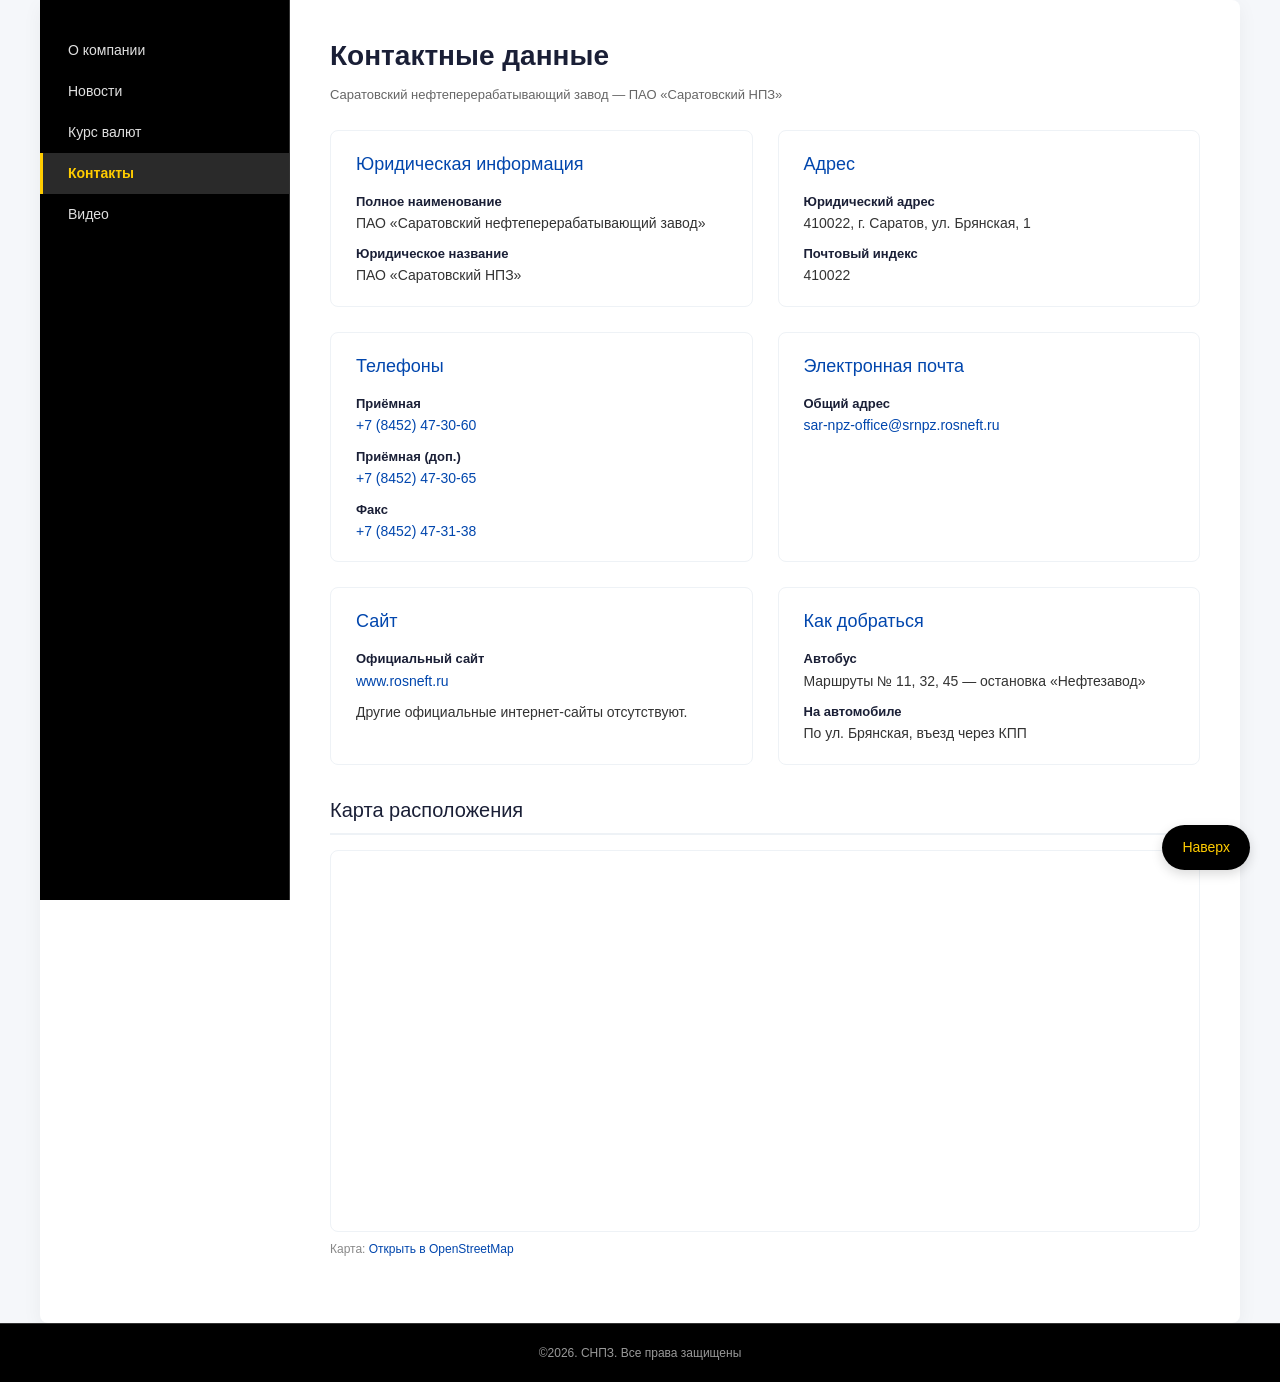
<file: contacts.html>
<!DOCTYPE html>
<html lang="ru">
<head>
    <meta charset="UTF-8">
    <meta name="viewport" content="width=device-width, initial-scale=1.0">
    <title>Контактные данные - ПАО "Саратовский НПЗ"</title>
    <link rel="stylesheet" href="main.css">
    <link rel="shortcut icon" href="favicon.ico" type="image/x-icon">
    <link rel="icon" href="favicon-32x32.png">
    <link rel="icon" href="favicon-16x16.png">
    <script>
    (function() {
        const btnTop = document.getElementById('btn-top');
        
        btnTop.style.opacity = '1';
        btnTop.style.visibility = 'visible';
        
        btnTop.addEventListener('click', function(e) {
            e.preventDefault();
            window.scrollTo({
                top: 0,
                behavior: 'smooth'
            });
        });
    })();
    </script>
</head>
<body>

<div class="page-wrapper">
    <nav>
        <a href="index.html">О компании</a>
        <a href="news.html">Новости</a>
        <a href="currency.html">Курс валют</a>
        <a href="contacts.html" class="active">Контакты</a>
        <a href="video.html">Видео</a>
    </nav>

    <main>
        <h1>Контактные данные</h1>
        <p style="margin-bottom: 25px; color: #666; font-size: 13px;">Саратовский нефтеперерабатывающий завод — ПАО «Саратовский НПЗ»</p>

        <div class="contacts-grid">
            <div class="contact-card">
                <h3>Юридическая информация</h3>
                <div class="contact-row">
                    <div class="contact-item"><strong>Полное наименование</strong>ПАО «Саратовский нефтеперерабатывающий завод»</div>
                    <div class="contact-item"><strong>Юридическое название</strong>ПАО «Саратовский НПЗ»</div>
                </div>
            </div>

            <div class="contact-card">
                <h3>Адрес</h3>
                <div class="contact-row">
                    <div class="contact-item"><strong>Юридический адрес</strong>410022, г. Саратов, ул. Брянская, 1</div>
                    <div class="contact-item"><strong>Почтовый индекс</strong>410022</div>
                </div>
            </div>

            <div class="contact-card">
                <h3>Телефоны</h3>
                <div class="contact-row">
                    <div class="contact-item"><strong>Приёмная</strong><a href="tel:+78452473060">+7 (8452) 47-30-60</a></div>
                    <div class="contact-item"><strong>Приёмная (доп.)</strong><a href="tel:+78452473065">+7 (8452) 47-30-65</a></div>
                    <div class="contact-item"><strong>Факс</strong><a href="tel:+78452473138">+7 (8452) 47-31-38</a></div>
                </div>
            </div>

            <div class="contact-card">
                <h3>Электронная почта</h3>
                <div class="contact-row">
                    <div class="contact-item"><strong>Общий адрес</strong><a href="mailto:sar-npz-office@srnpz.rosneft.ru">sar-npz-office@srnpz.rosneft.ru</a></div>
                </div>
            </div>

            <div class="contact-card">
                <h3>Сайт</h3>
                <div class="contact-row">
                    <div class="contact-item"><strong>Официальный сайт</strong><a href="https://www.rosneft.ru" target="_blank">www.rosneft.ru</a></div>
                    <div class="contact-item">Другие официальные интернет-сайты отсутствуют.</div>
                </div>
            </div>

            <div class="contact-card">
                <h3>Как добраться</h3>
                <div class="contact-row">
                    <div class="contact-item"><strong>Автобус</strong>Маршруты № 11, 32, 45 — остановка «Нефтезавод»</div>
                    <div class="contact-item"><strong>На автомобиле</strong>По ул. Брянская, въезд через КПП</div>
                </div>
            </div>
        </div>

        <div class="map-section">
            <h2>Карта расположения</h2>
            <div class="map-wrapper">
                <iframe 
                    src="https://www.openstreetmap.org/export/embed.html?bbox=45.912747%2C51.44168%2C45.952747%2C51.48168&layer=mapnik&marker=51.46168%2C45.932747"
                    title="Карта расположения Саратовского НПЗ"
                    allowfullscreen
                    loading="lazy">
                </iframe>
            </div>
            <p class="map-note">
                Карта: <a href="https://www.openstreetmap.org/?mlat=51.46168&mlon=45.932747#map=16/51.46168/45.932747" target="_blank">Открыть в OpenStreetMap</a>
            </p>
        </div>
    </main>

</div>

<a id="btn-top" href="#" title="Наверх">Наверх</a>

<footer> ©2026. СНПЗ. Все права защищены </footer>

</body>
</html>
</file>
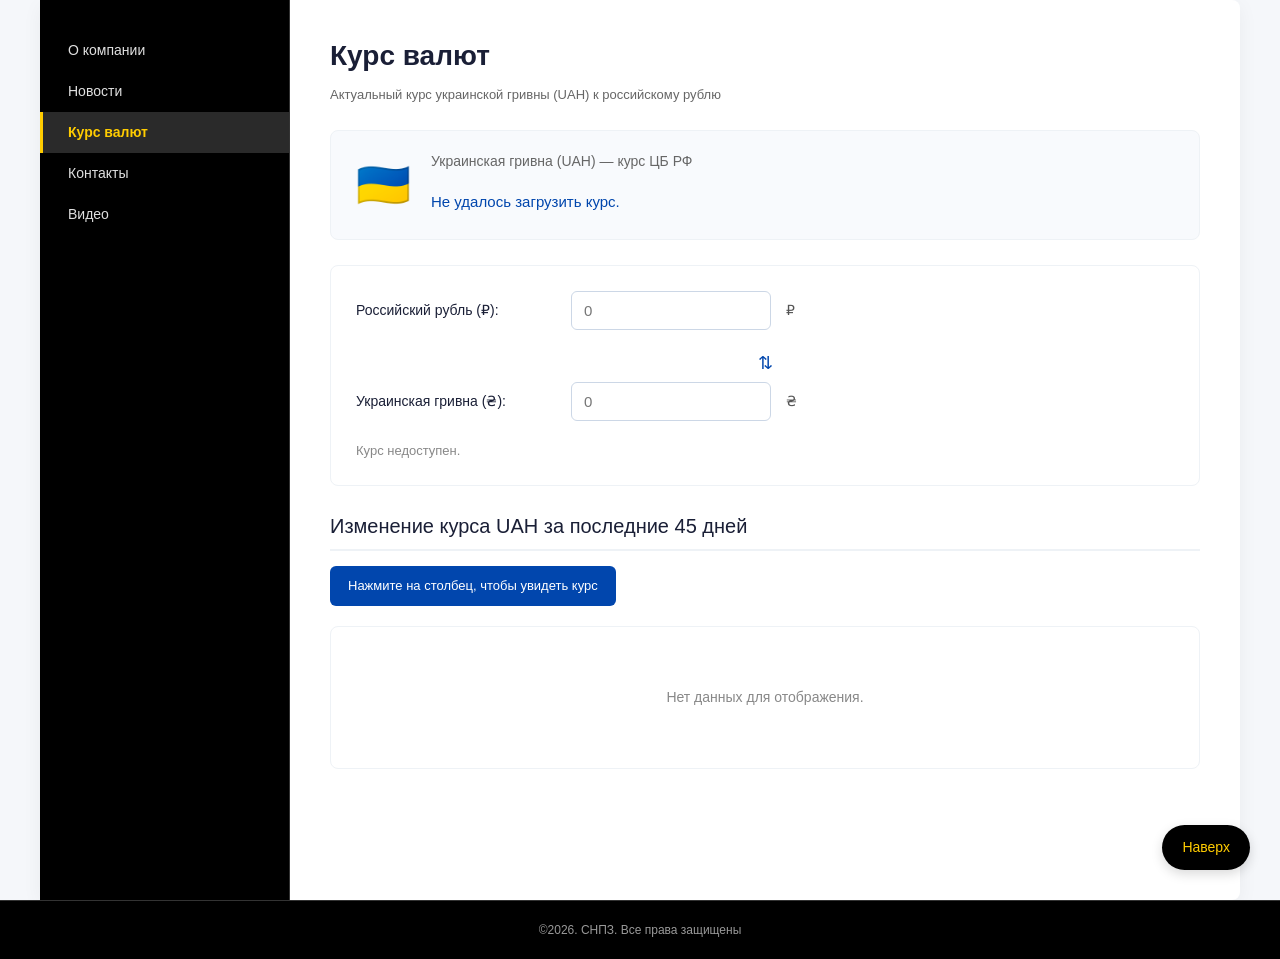
<file: currency.html>
<!DOCTYPE html>
<html lang="ru">
<head>
    <meta charset="UTF-8">
    <meta name="viewport" content="width=device-width, initial-scale=1.0">
    <title>Курс валюты - ПАО "Саратовский НПЗ"</title>
    <link rel="stylesheet" href="main.css">
    <link rel="shortcut icon" href="favicon.ico" type="image/x-icon">
    <link rel="icon" href="favicon-32x32.png">
    <link rel="icon" href="favicon-16x16.png">
</head>
<body>

<div class="page-wrapper">
    <nav>
        <a href="index.html">О компании</a>
        <a href="news.html">Новости</a>
        <a href="currency.html" class="active">Курс валют</a>
        <a href="contacts.html">Контакты</a>
        <a href="video.html">Видео</a>
    </nav>

    <main>
        <h1>Курс валют</h1>
        <p style="margin-bottom: 25px; color: #666; font-size: 13px;">Актуальный курс украинской гривны (UAH) к российскому рублю</p>

        <div class="rate-display">
            <div class="rate-flag">🇺🇦</div>
            <div class="rate-info">
                <div class="rate-name">Украинская гривна (UAH) — курс ЦБ РФ</div>
                <div class="rate-value" id="rate-value"><span class="rate-status">Загрузка...</span></div>
            </div>
            <div class="rate-date" id="rate-date"></div>
        </div>

        <div class="calculator">
            <div class="calc-row">
                <label for="input-rub">Российский рубль (₽):</label>
                <input type="number" id="input-rub" placeholder="0" min="0" step="any">
                <span class="calc-currency">₽</span>
            </div>
            <div class="calc-divider">⇅</div>
            <div class="calc-row">
                <label for="input-uah">Украинская гривна (₴):</label>
                <input type="number" id="input-uah" placeholder="0" min="0" step="any">
                <span class="calc-currency">₴</span>
            </div>
            <p class="calc-note" id="calc-note">Курс загружается...</p>
        </div>

        <div class="chart-section">
            <h2>Изменение курса UAH за последние 45 дней</h2>
            <div class="chart-info" id="chart-selected">Нажмите на столбец, чтобы увидеть курс</div>
            <div class="chart-scroll-wrapper">
                <div id="chart-loading">Загрузка данных диаграммы...</div>
                <!--
                    SVG без фиксированной ширины — растягивается на всю ширину контейнера.
                    viewBox задаётся из JS, а width="100%" заставляет SVG вписаться в блок.
                -->
                <svg id="bar-chart" width="100%" style="display:none;"></svg>
            </div>
        </div>
    </main>
</div>

<a id="btn-top" href="#" title="Наверх">Наверх</a>
<div id="tooltip" class="bar-tooltip"></div>

<footer>©2026. СНПЗ. Все права защищены</footer>

<script>
    var currentRate = null;
    var nominal = 1;

    function toApiString(date) {
        var yyyy = date.getFullYear();
        var mm = String(date.getMonth() + 1).padStart(2, '0');
        var dd = String(date.getDate()).padStart(2, '0');
        return yyyy + '/' + mm + '/' + dd;
    }

    function toLabel(date) {
        return String(date.getDate()).padStart(2, '0') + '.' +
               String(date.getMonth() + 1).padStart(2, '0');
    }

    function toFullDate(date) {
        return toLabel(date) + '.' + date.getFullYear();
    }

    fetch('https://www.cbr-xml-daily.ru/daily_json.js')
        .then(function(r) { return r.json(); })
        .then(function(data) {
            var uah = data.Valute['UAH'];
            nominal = uah.Nominal;
            currentRate = uah.Value;
            var ratePerOne = currentRate / nominal;

            document.getElementById('rate-value').innerHTML =
                '1 ₴ = <strong>' + ratePerOne.toFixed(4) + ' ₽</strong>' +
                ' <span>(' + nominal + ' UAH = ' + currentRate.toFixed(4) + ' ₽)</span>';

            var dateStr = new Date(data.Date).toLocaleDateString('ru-RU', {
                day: 'numeric', month: 'long', year: 'numeric'
            });
            document.getElementById('rate-date').textContent = 'На ' + dateStr;
            document.getElementById('calc-note').textContent =
                '1 ₴ = ' + ratePerOne.toFixed(4) + ' ₽  |  1 ₽ = ' + (1 / ratePerOne).toFixed(4) + ' ₴';
        })
        .catch(function() {
            document.getElementById('rate-value').innerHTML =
                '<span style="color:#0146ad">Не удалось загрузить курс.</span>';
            document.getElementById('calc-note').textContent = 'Курс недоступен.';
        });

    document.getElementById('input-rub').addEventListener('input', function() {
        if (!currentRate || this.value === '') {
            document.getElementById('input-uah').value = '';
            return;
        }
        document.getElementById('input-uah').value =
            (parseFloat(this.value) / (currentRate / nominal)).toFixed(2);
    });

    document.getElementById('input-uah').addEventListener('input', function() {
        if (!currentRate || this.value === '') {
            document.getElementById('input-rub').value = '';
            return;
        }
        document.getElementById('input-rub').value =
            (parseFloat(this.value) * (currentRate / nominal)).toFixed(2);
    });

    var today = new Date();
    var datesToFetch = [];
    for (var i = 44; i >= 0; i--) {
        var d = new Date(today);
        d.setDate(today.getDate() - i);
        datesToFetch.push(d);
    }

    var chartData = [];
    var loaded = 0;
    var total = datesToFetch.length;

    datesToFetch.forEach(function(date) {
        fetch('https://www.cbr-xml-daily.ru/archive/' + toApiString(date) + '/daily_json.js')
            .then(function(r) {
                if (!r.ok) throw new Error('no data');
                return r.json();
            })
            .then(function(data) {
                if (data.Valute && data.Valute['UAH']) {
                    var uah = data.Valute['UAH'];
                    chartData.push({
                        label:     toLabel(date),
                        fullDate:  toFullDate(date),
                        value:     uah.Value / uah.Nominal,
                        timestamp: date.getTime()
                    });
                }
            })
            .catch(function() {})
            .finally(function() {
                loaded++;
                if (loaded === total) {
                    chartData.sort(function(a, b) { return a.timestamp - b.timestamp; });
                    if (chartData.length > 0) {
                        drawChart(chartData);
                    } else {
                        document.getElementById('chart-loading').textContent =
                            'Нет данных для отображения.';
                    }
                }
            });
    });

    function drawChart(data) {
        document.getElementById('chart-loading').style.display = 'none';

        var svg = document.getElementById('bar-chart');
        svg.style.display = 'block';

        var paddingLeft   = 55;
        var paddingRight  = 20;
        var paddingTop    = 20;
        var paddingBottom = 45;
        var chartHeight   = 260;

        var innerWidth  = 900;
        var totalWidth  = innerWidth;
        var totalHeight = chartHeight + paddingTop + paddingBottom;

        var barGap   = 4;
        var barWidth = (innerWidth - paddingLeft - paddingRight) / data.length - barGap;
        if (barWidth < 4) barWidth = 4;

        svg.setAttribute('viewBox', '0 0 ' + totalWidth + ' ' + totalHeight);
        svg.setAttribute('preserveAspectRatio', 'none');

        var values    = data.map(function(d) { return d.value; });
        var minVal    = Math.min.apply(null, values);
        var maxVal    = Math.max.apply(null, values);
        var range     = maxVal - minVal || 0.01;
        var scaleMin  = minVal - range * 0.15;
        var scaleMax  = maxVal + range * 0.15;
        var scaleRange = scaleMax - scaleMin;

        var svgNS = 'http://www.w3.org/2000/svg';

        while (svg.firstChild) { svg.removeChild(svg.firstChild); }

        var bg = document.createElementNS(svgNS, 'rect');
        bg.setAttribute('x', 0); bg.setAttribute('y', 0);
        bg.setAttribute('width', totalWidth); bg.setAttribute('height', totalHeight);
        bg.setAttribute('fill', '#fff');
        svg.appendChild(bg);

        for (var g = 0; g <= 5; g++) {
            var gy      = paddingTop + (chartHeight / 5) * g;
            var gridVal = scaleMax - (scaleRange / 5) * g;

            var gridLine = document.createElementNS(svgNS, 'line');
            gridLine.setAttribute('x1', paddingLeft);
            gridLine.setAttribute('y1', gy);
            gridLine.setAttribute('x2', totalWidth - paddingRight);
            gridLine.setAttribute('y2', gy);
            gridLine.setAttribute('stroke', '#eef2f6');
            gridLine.setAttribute('stroke-width', '1');
            svg.appendChild(gridLine);

            var gridTxt = document.createElementNS(svgNS, 'text');
            gridTxt.setAttribute('x', paddingLeft - 6);
            gridTxt.setAttribute('y', gy + 4);
            gridTxt.setAttribute('text-anchor', 'end');
            gridTxt.setAttribute('font-size', '11');
            gridTxt.setAttribute('fill', '#888');
            gridTxt.textContent = gridVal.toFixed(3);
            svg.appendChild(gridTxt);
        }

        var tooltipEl   = document.getElementById('tooltip');
        var selectedBar = null;

        data.forEach(function(item, i) {
            var barHeight = ((item.value - scaleMin) / scaleRange) * chartHeight;
            if (barHeight < 2) barHeight = 2;

            var x = paddingLeft + i * (barWidth + barGap);
            var y = paddingTop + chartHeight - barHeight;

            var rect = document.createElementNS(svgNS, 'rect');
            rect.setAttribute('x', x);
            rect.setAttribute('y', y);
            rect.setAttribute('width',  barWidth);
            rect.setAttribute('height', barHeight);
            rect.setAttribute('fill',   '#0146ad');
            rect.setAttribute('rx',     '2');
            rect.setAttribute('cursor', 'pointer');
            svg.appendChild(rect);

            if (i % 5 === 0) {
                var dtxt = document.createElementNS(svgNS, 'text');
                dtxt.setAttribute('x', x + barWidth / 2);
                dtxt.setAttribute('y', paddingTop + chartHeight + 16);
                dtxt.setAttribute('text-anchor', 'middle');
                dtxt.setAttribute('font-size', '10');
                dtxt.setAttribute('fill', '#666');
                dtxt.textContent = item.label;
                svg.appendChild(dtxt);
            }

            rect.addEventListener('click', function() {
                if (selectedBar) selectedBar.setAttribute('fill', '#0146ad');
                selectedBar = rect;
                rect.setAttribute('fill', '#ffcc00');
                document.getElementById('chart-selected').innerHTML =
                    'Дата: ' + item.fullDate + '  |  1 ₴ = ' + item.value.toFixed(4) + ' ₽';
            });

            rect.addEventListener('mousemove', function(e) {
                tooltipEl.style.display = 'block';
                tooltipEl.style.left    = (e.clientX + 12) + 'px';
                tooltipEl.style.top     = (e.clientY - 10) + 'px';
                tooltipEl.textContent   = item.fullDate + ': ' + item.value.toFixed(4) + ' ₽';
            });
            rect.addEventListener('mouseleave', function() {
                tooltipEl.style.display = 'none';
            });
        });
    }

    var btnTop = document.getElementById('btn-top');
    window.addEventListener('scroll', function() {
        if (window.scrollY > 300) {
            btnTop.classList.add('show');
        } else {
            btnTop.classList.remove('show');
        }
    });
    btnTop.addEventListener('click', function(e) {
        e.preventDefault();
        window.scrollTo({ top: 0, behavior: 'smooth' });
    });
</script>

</body>
</html>
</file>
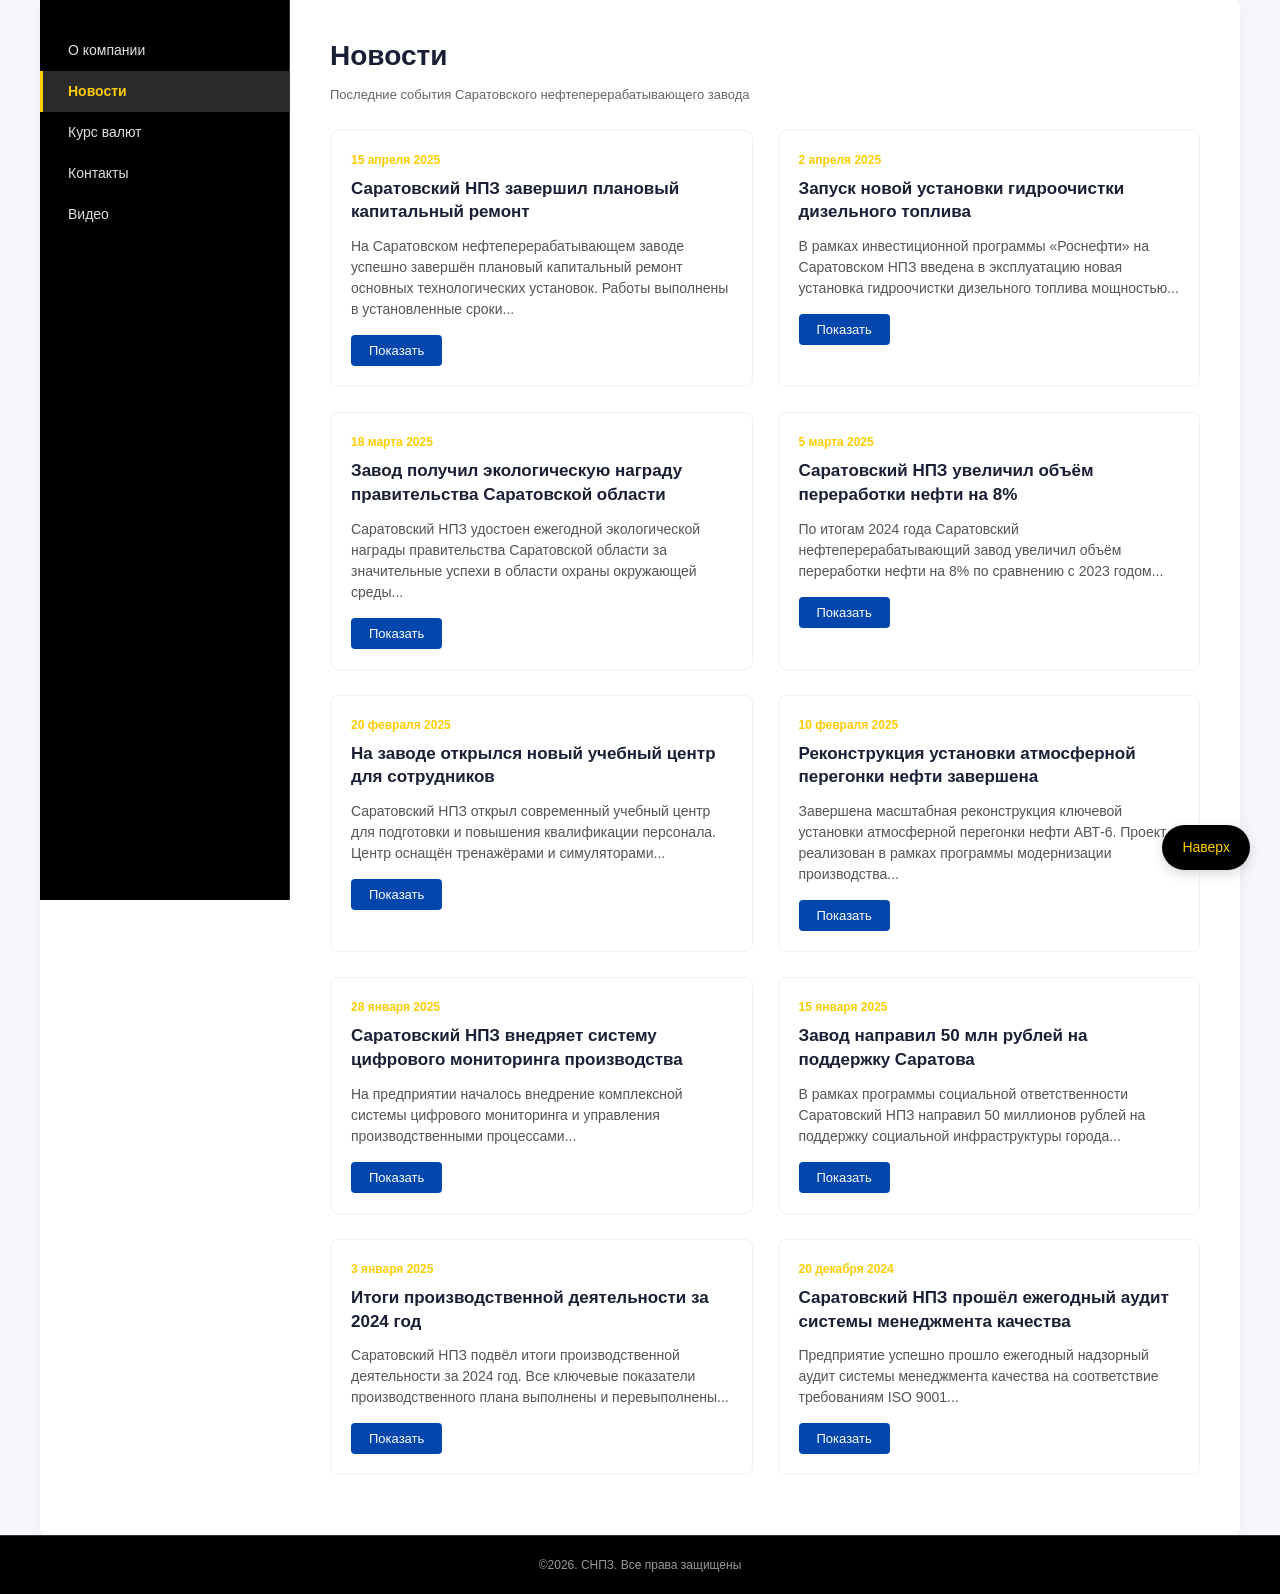
<file: news.html>
<!DOCTYPE html>
<html lang="ru">
<head>
    <meta charset="UTF-8">
    <meta name="viewport" content="width=device-width, initial-scale=1.0">
    <title>Новости - ПАО "Саратовский НПЗ"</title>
    <link rel="stylesheet" href="main.css">
    <link rel="shortcut icon" href="favicon.ico" type="image/x-icon">
    <link rel="icon" href="favicon-32x32.png">
    <link rel="icon" href="favicon-16x16.png">
    <script>
        function toggleNews(button) {
            var fullText = button.parentElement.querySelector('.news-full');
            if (fullText.style.display === 'block') {
                fullText.style.display = 'none';
                button.textContent = 'Показать';
            } else {
                fullText.style.display = 'block';
                button.textContent = 'Скрыть';
            }
        }

    (function() {
        const btnTop = document.getElementById('btn-top');
        
        btnTop.style.opacity = '1';
        btnTop.style.visibility = 'visible';
        
        btnTop.addEventListener('click', function(e) {
            e.preventDefault();
            window.scrollTo({
                top: 0,
                behavior: 'smooth'
            });
        });
    })();
    </script>
</head>
<body>

<div class="page-wrapper">
    <nav>
        <a href="index.html">О компании</a>
        <a href="news.html" class="active">Новости</a>
        <a href="currency.html">Курс валют</a>
        <a href="contacts.html">Контакты</a>
        <a href="video.html">Видео</a>
    </nav>

    <main>
        <h1>Новости</h1>
        <p style="margin-bottom: 25px; color: #666; font-size: 13px;">Последние события Саратовского нефтеперерабатывающего завода</p>

        <div class="news-grid">

            <div class="news-card">
                <div class="news-date">15 апреля 2025</div>
                <div class="news-title">Саратовский НПЗ завершил плановый капитальный ремонт</div>
                <div class="news-preview">На Саратовском нефтеперерабатывающем заводе успешно завершён плановый капитальный ремонт основных технологических установок. Работы выполнены в установленные сроки...</div>
                <div class="news-full">На Саратовском нефтеперерабатывающем заводе успешно завершён плановый капитальный ремонт основных технологических установок. Работы выполнены в установленные сроки и в полном объёме. В ходе ремонта были заменены изношенные узлы и детали, проведена диагностика оборудования, обновлены системы автоматизации и контроля. Завод вышел на плановую мощность переработки.</div>
                <button class="btn-toggle" onclick="toggleNews(this)">Показать</button>
            </div>

            <div class="news-card">
                <div class="news-date">2 апреля 2025</div>
                <div class="news-title">Запуск новой установки гидроочистки дизельного топлива</div>
                <div class="news-preview">В рамках инвестиционной программы «Роснефти» на Саратовском НПЗ введена в эксплуатацию новая установка гидроочистки дизельного топлива мощностью...</div>
                <div class="news-full">В рамках инвестиционной программы «Роснефти» на Саратовском НПЗ введена в эксплуатацию новая установка гидроочистки дизельного топлива мощностью 1,5 млн тонн в год. Установка позволяет производить дизельное топливо стандарта «Евро-5» с содержанием серы не более 10 мг/кг. Общий объём инвестиций в проект составил более 3 млрд рублей.</div>
                <button class="btn-toggle" onclick="toggleNews(this)">Показать</button>
            </div>

            <div class="news-card">
                <div class="news-date">18 марта 2025</div>
                <div class="news-title">Завод получил экологическую награду правительства Саратовской области</div>
                <div class="news-preview">Саратовский НПЗ удостоен ежегодной экологической награды правительства Саратовской области за значительные успехи в области охраны окружающей среды...</div>
                <div class="news-full">Саратовский НПЗ удостоен ежегодной экологической награды правительства Саратовской области. По итогам 2024 года предприятие сократило выбросы загрязняющих веществ в атмосферу на 12%. На заводе введены в эксплуатацию новые очистные сооружения, установлены современные фильтры на дымовых трубах.</div>
                <button class="btn-toggle" onclick="toggleNews(this)">Показать</button>
            </div>

            <div class="news-card">
                <div class="news-date">5 марта 2025</div>
                <div class="news-title">Саратовский НПЗ увеличил объём переработки нефти на 8%</div>
                <div class="news-preview">По итогам 2024 года Саратовский нефтеперерабатывающий завод увеличил объём переработки нефти на 8% по сравнению с 2023 годом...</div>
                <div class="news-full">По итогам 2024 года объём переработки нефти вырос на 8%. Глубина переработки достигла 85% - рекордный показатель в истории предприятия. Выход светлых нефтепродуктов увеличился до 68% от общего объёма переработки.</div>
                <button class="btn-toggle" onclick="toggleNews(this)">Показать</button>
            </div>

            <div class="news-card">
                <div class="news-date">20 февраля 2025</div>
                <div class="news-title">На заводе открылся новый учебный центр для сотрудников</div>
                <div class="news-preview">Саратовский НПЗ открыл современный учебный центр для подготовки и повышения квалификации персонала. Центр оснащён тренажёрами и симуляторами...</div>
                <div class="news-full">Саратовский НПЗ открыл современный учебный центр, оснащённый тренажёрами технологических установок. Ежегодно в центре смогут проходить обучение более 500 сотрудников. Открытие стало частью программы развития человеческого капитала «Роснефти».</div>
                <button class="btn-toggle" onclick="toggleNews(this)">Показать</button>
            </div>

            <div class="news-card">
                <div class="news-date">10 февраля 2025</div>
                <div class="news-title">Реконструкция установки атмосферной перегонки нефти завершена</div>
                <div class="news-preview">Завершена масштабная реконструкция ключевой установки атмосферной перегонки нефти АВТ-6. Проект реализован в рамках программы модернизации производства...</div>
                <div class="news-full">После реконструкции установки АВТ-6 её мощность увеличена с 3 до 3,8 млн тонн в год. Применено современное российское и импортозамещённое оборудование. Срок службы обновлённого оборудования составит не менее 20 лет.</div>
                <button class="btn-toggle" onclick="toggleNews(this)">Показать</button>
            </div>

            <div class="news-card">
                <div class="news-date">28 января 2025</div>
                <div class="news-title">Саратовский НПЗ внедряет систему цифрового мониторинга производства</div>
                <div class="news-preview">На предприятии началось внедрение комплексной системы цифрового мониторинга и управления производственными процессами...</div>
                <div class="news-full">Система позволит в режиме реального времени отслеживать параметры работы оборудования, прогнозировать его состояние и предотвращать аварийные ситуации. Завершение внедрения - конец 2025 года. Ожидаемый эффект - снижение эксплуатационных расходов на 15%.</div>
                <button class="btn-toggle" onclick="toggleNews(this)">Показать</button>
            </div>

            <div class="news-card">
                <div class="news-date">15 января 2025</div>
                <div class="news-title">Завод направил 50 млн рублей на поддержку Саратова</div>
                <div class="news-preview">В рамках программы социальной ответственности Саратовский НПЗ направил 50 миллионов рублей на поддержку социальной инфраструктуры города...</div>
                <div class="news-full">Средства направлены на ремонт двух детских садов и школы в Заводском районе, благоустройство парка, а также приобретение оборудования для городской больницы. Общий объём социальных инвестиций за три года превысил 120 млн рублей.</div>
                <button class="btn-toggle" onclick="toggleNews(this)">Показать</button>
            </div>

            <div class="news-card">
                <div class="news-date">3 января 2025</div>
                <div class="news-title">Итоги производственной деятельности за 2024 год</div>
                <div class="news-preview">Саратовский НПЗ подвёл итоги производственной деятельности за 2024 год. Все ключевые показатели производственного плана выполнены и перевыполнены...</div>
                <div class="news-full">Объём переработки нефти составил 6,8 млн тонн (+8% к 2023 году). Произведено 2,1 млн тонн бензинов класса «Евро-5», 2,4 млн тонн дизельного топлива, 0,6 млн тонн авиационного керосина. Глубина переработки - 85%.</div>
                <button class="btn-toggle" onclick="toggleNews(this)">Показать</button>
            </div>

            <div class="news-card">
                <div class="news-date">20 декабря 2024</div>
                <div class="news-title">Саратовский НПЗ прошёл ежегодный аудит системы менеджмента качества</div>
                <div class="news-preview">Предприятие успешно прошло ежегодный надзорный аудит системы менеджмента качества на соответствие требованиям ISO 9001...</div>
                <div class="news-full">Аудит проводился независимой сертификационной организацией. Выявленных несоответствий не обнаружено. Аудиторы отметили высокий уровень организации производственных процессов и документооборота. Сертификат соответствия продлён на очередной год.</div>
                <button class="btn-toggle" onclick="toggleNews(this)">Показать</button>
            </div>

        </div>
    </main>
</div>

<a id="btn-top" href="#" title="Наверх">Наверх</a>

<footer> ©2026. СНПЗ. Все права защищены </footer>

</body>
</html>
</file>
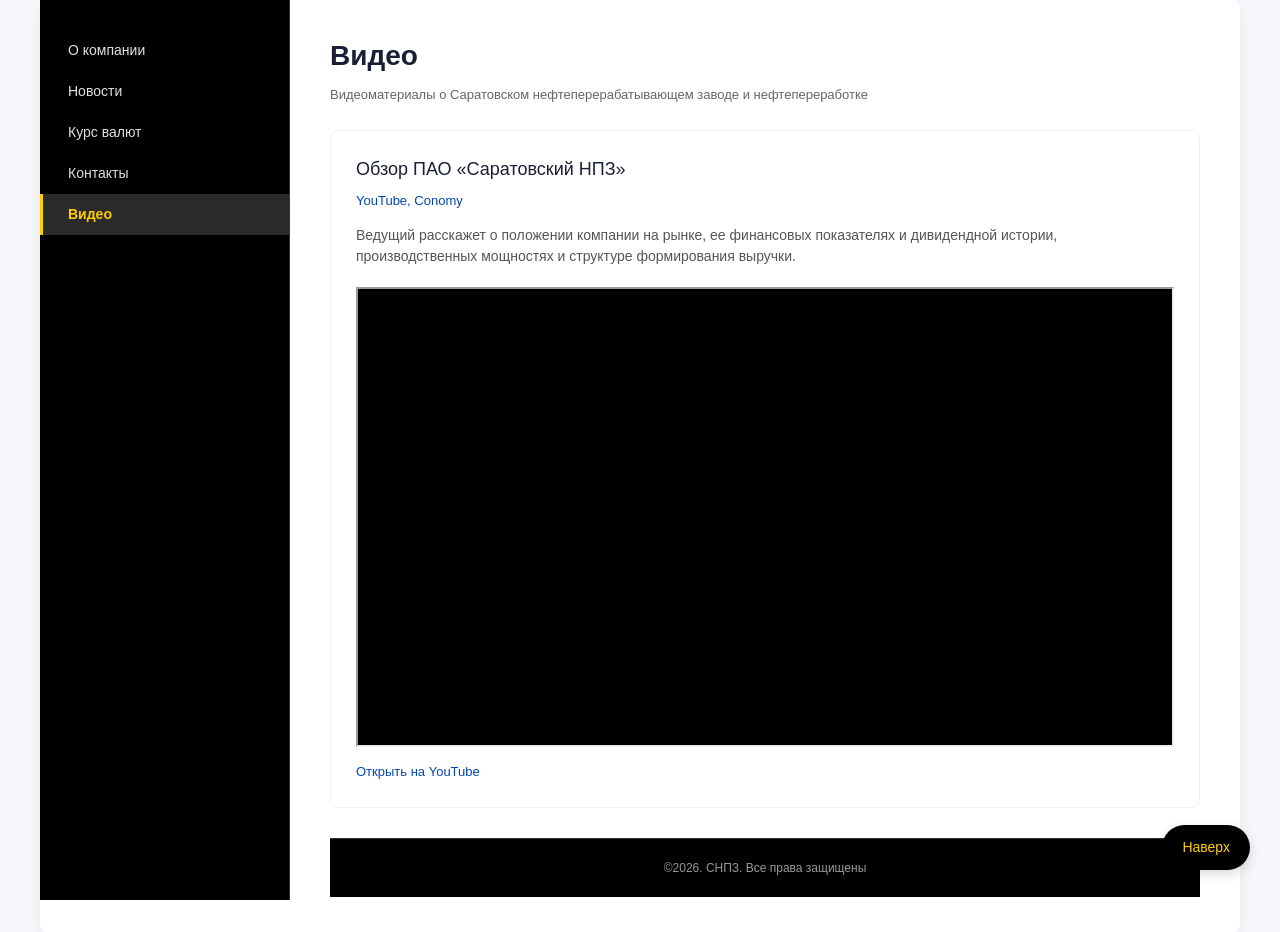
<file: video.html>
<!DOCTYPE html>
<html lang="ru">
<head>
    <meta charset="UTF-8">
    <meta name="viewport" content="width=device-width, initial-scale=1.0">
    <title>Видео - ПАО "Саратовский НПЗ"</title>
    <link rel="stylesheet" href="main.css">
    <link rel="shortcut icon" href="favicon.ico" type="image/x-icon">
    <link rel="icon" href="favicon-32x32.png">
    <link rel="icon" href="favicon-16x16.png">
    <script>
        (function() {
            const btnTop = document.getElementById('btn-top');
            
            btnTop.style.opacity = '1';
            btnTop.style.visibility = 'visible';
            
            btnTop.addEventListener('click', function(e) {
                e.preventDefault();
                window.scrollTo({
                    top: 0,
                    behavior: 'smooth'
                });
            });
        })();
    </script>
</head>
<body>

<div class="page-wrapper">
    <nav>
        <a href="index.html">О компании</a>
        <a href="news.html">Новости</a>
        <a href="currency.html">Курс валют</a>
        <a href="contacts.html">Контакты</a>
        <a href="video.html" class="active">Видео</a>
    </nav>

    <main>
        <h1>Видео</h1>
        <p style="margin-bottom: 25px; color: #666; font-size: 13px;">Видеоматериалы о Саратовском нефтеперерабатывающем заводе и нефтепереработке</p>

<div class="video-card">
    <h3>Обзор ПАО «Саратовский НПЗ»</h3>
    <div class="video-meta">YouTube, Conomy</div>
    <p class="video-description">Ведущий расскажет о положении компании на рынке, ее финансовых показателях и дивидендной истории, производственных мощностях и структуре формирования выручки.</p>

    <div style="position: relative; padding-bottom: 56.25%; height: 0; overflow: hidden; background: #000;">
        <iframe 
            src="https://www.youtube-nocookie.com/embed/SZhEcLiV6Vw?rel=0"
            style="position: absolute; top: 0; left: 0; width: 100%; height: 100%;"
            referrerpolicy="strict-origin-when-cross-origin"
            title="Нефтепереработка: от нефти до топлива"
            allow="accelerometer; autoplay; clipboard-write; encrypted-media; gyroscope; picture-in-picture"
            allowfullscreen
            loading="lazy">
        </iframe>
    </div>

    <a class="video-link" href="https://www.youtube.com/watch?v=SZhEcLiV6Vw" target="_blank">Открыть на YouTube</a>
</div>           

<a id="btn-top" href="#" title="Наверх">Наверх</a>

<footer> ©2026. СНПЗ. Все права защищены </footer>

</body>
</html>
</file>
<file: main.css>
* {
    margin: 0;
    padding: 0;
    box-sizing: border-box;
}

body {
    font-family: 'Roboto', 'Arial', Helvetica, sans-serif;
    background-color: #f5f7fa;
    color: #333333;
    font-size: 14px;
    line-height: 1.5;
}

.page-wrapper {
    display: flex;
    max-width: 1200px;
    margin: 0 auto;
    background-color: white;
    box-shadow: 0 5px 20px rgba(0,0,0,0.05);
    border-radius: 8px;
    width: 100%;
    align-items: flex-start;
}

nav {
    width: 250px;
    min-width: 250px;
    background-color: black;
    border-right: 1px solid #333333;
    padding: 30px 0;
    position: sticky;
    top: 0;
    align-self: flex-start;
    height: 100vh;
    overflow-y: auto;
}

nav a {
    display: block;
    padding: 10px 25px;
    color: #e0e0e0;
    text-decoration: none;
    font-size: 14px;
    font-weight: 500;
    border-left: 3px solid transparent;
    transition: all 0.2s ease;
}

nav a:hover {
    background-color: #2a2a2a;
    color: #ffcc00;
    border-left-color: #ffcc00;
}

nav a.active {
    background-color: #2a2a2a;
    color: #ffcc00;
    border-left-color: #ffcc00;
    font-weight: 600;
}

main {
    flex: 1;
    min-width: 0;
    padding: 35px 40px;
}

h1 {
    font-size: 28px;
    color: #1a1f36;
    margin-bottom: 8px;
    font-weight: 600;
}

h2 {
    font-size: 20px;
    color: #1a1f36;
    margin: 25px 0 15px 0;
    padding-bottom: 8px;
    border-bottom: 2px solid #eef2f6;
    font-weight: 500;
}

h3 {
    font-size: 18px;
    color: #0146ad;
    margin-bottom: 10px;
    font-weight: 500;
}

footer {
    background-color: black;
    border-top: 1px solid #333333;
    text-align: center;
    padding: 20px;
    font-size: 12px;
    color: #999999;
    width: 100%;
}

a.text-link {
    color: #0146ad;
    text-decoration: none;
    border-bottom: 1px solid #ccd7e6;
}

a.text-link:hover {
    color: #ffcc00;
    border-bottom-color: #ffcc00;
}

#btn-top {
    position: fixed;
    bottom: 30px;
    right: 30px;
    background-color: black;
    color: #ffcc00;
    text-decoration: none;
    padding: 12px 20px;
    border-radius: 40px;
    font-size: 14px;
    font-weight: 500;
    display: flex;
    align-items: center;
    justify-content: center;
    box-shadow: 0 4px 12px rgba(0,0,0,0.15);
    z-index: 9999;
    font-family: 'Roboto', Arial, sans-serif;
}

#btn-top:hover {
    background-color: #ffcc00;
    color: black;
    box-shadow: 0 6px 16px rgba(0,0,0,0.2);
}

.company-header {
    display: flex;
    align-items: center;
    gap: 20px;
    margin-bottom: 35px;
    padding-bottom: 20px;
    border-bottom: 2px solid #eef2f6;
}

.company-logo {
    width: 80px;
    height: 80px;
    background-color: #f5f7fa;
    border-radius: 8px;
    display: flex;
    align-items: center;
    justify-content: center;
    overflow: hidden;
}

.company-logo img {
    width: 100%;
    height: 100%;
    object-fit: contain;
}

.company-title h1 {
    font-size: 24px;
    margin-bottom: 5px;
}

.company-title p {
    font-size: 13px;
    color: #666666;
}

.facts-table {
    width: 100%;
    border-collapse: collapse;
    margin: 20px 0;
    font-size: 14px;
    background-color: white;
    border: 1px solid #eef2f6;
    border-radius: 8px;
    overflow: hidden;
}

.facts-table td {
    padding: 12px 15px;
    border-bottom: 1px solid #eef2f6;
    vertical-align: top;
}

.facts-table tr:last-child td {
    border-bottom: none;
}

.facts-table td:first-child {
    background-color: #f8fafd;
    width: 220px;
    font-weight: 600;
    color: #1a1f36;
}

.directions {
    display: flex;
    gap: 20px;
    flex-wrap: wrap;
    margin: 20px 0;
}

.direction-card {
    background-color: white;
    border: 1px solid #eef2f6;
    border-radius: 8px;
    padding: 15px;
    flex: 1;
    min-width: 160px;
    transition: box-shadow 0.2s;
}

.direction-card:hover {
    box-shadow: 0 5px 15px rgba(0,0,0,0.05);
}

.direction-card h3 {
    font-size: 16px;
    color: #0146ad;
    margin-bottom: 10px;
}

.direction-card p {
    font-size: 13px;
    color: #555555;
    line-height: 1.4;
}

.photo-row {
    display: flex;
    gap: 20px;
    margin: 30px 0;
    flex-wrap: wrap;
}

.photo-placeholder {
    background-color: #f8fafd;
    border: 1px solid #eef2f6;
    text-align: center;
    padding: 10px;
    border-radius: 8px;
    flex: 1;
}

.photo-placeholder img {
    width: 100%;
    height: 180px;
    object-fit: cover;
    display: block;
    border-radius: 4px;
}

.photo-placeholder p {
    margin: 10px 0 4px;
    font-size: 12px;
    color: #666666;
}

.timeline {
    border-left: 2px solid #ffcc00;
    padding-left: 25px;
    margin: 25px 0;
}

.timeline-item {
    margin-bottom: 25px;
    position: relative;
}

.timeline-item::before {
    content: '';
    position: absolute;
    left: -31px;
    top: 4px;
    width: 10px;
    height: 10px;
    background-color: #ffcc00;
    border-radius: 50%;
}

.timeline-year {
    font-weight: 700;
    color: #0146ad;
    font-size: 14px;
    margin-bottom: 5px;
}

.timeline-text {
    font-size: 14px;
    color: #555555;
    line-height: 1.5;
}

.news-grid {
    display: grid;
    grid-template-columns: repeat(auto-fill, minmax(320px, 1fr));
    gap: 25px;
    margin: 25px 0;
}

.news-card {
    background-color: white;
    border: 1px solid #eef2f6;
    border-radius: 8px;
    padding: 20px;
    transition: all 0.2s ease;
}

.news-card:hover {
    box-shadow: 0 8px 20px rgba(0,0,0,0.05);
    transform: translateY(-2px);
}

.news-date {
    font-size: 12px;
    color: #ffcc00;
    font-weight: 700;
    margin-bottom: 8px;
}

.news-title {
    font-size: 17px;
    font-weight: 600;
    color: #1a1f36;
    margin-bottom: 12px;
    line-height: 1.4;
}

.news-preview {
    font-size: 14px;
    color: #555555;
    line-height: 1.5;
    margin-bottom: 15px;
}

.news-full {
    font-size: 14px;
    color: #333333;
    line-height: 1.5;
    display: none;
    margin-top: 15px;
    padding-top: 15px;
    border-top: 1px solid #eef2f6;
}

.btn-toggle {
    background-color: #0146ad;
    color: white;
    border: none;
    padding: 8px 18px;
    font-size: 13px;
    cursor: pointer;
    border-radius: 4px;
    transition: background-color 0.2s ease;
    font-weight: 500;
}

.btn-toggle:hover {
    background-color: #ffcc00;
    color: black;
}

.rate-display {
    background-color: #f8fafd;
    border: 1px solid #eef2f6;
    border-radius: 8px;
    padding: 20px 25px;
    margin: 25px 0;
    display: flex;
    align-items: center;
    gap: 20px;
    flex-wrap: wrap;
}

.rate-flag {
    font-size: 44px;
}

.rate-name {
    font-size: 14px;
    color: #666666;
    margin-bottom: 5px;
}

.rate-value {
    font-size: 28px;
    font-weight: 700;
    color: #1a1f36;
}

.rate-value span {
    font-size: 15px;
    color: #666666;
    font-weight: normal;
}

.rate-status {
    font-size: 14px;
    color: #888888;
    font-style: italic;
}

.rate-date {
    font-size: 13px;
    color: #888888;
}

.calculator {
    background-color: white;
    border: 1px solid #eef2f6;
    border-radius: 8px;
    padding: 25px;
    margin: 25px 0;
}

.calc-row {
    display: flex;
    align-items: center;
    gap: 15px;
    margin-bottom: 20px;
    flex-wrap: wrap;
}

.calc-row label {
    font-size: 14px;
    color: #1a1f36;
    width: 200px;
    flex-shrink: 0;
    font-weight: 500;
}

.calc-row input {
    width: 200px;
    padding: 10px 12px;
    font-size: 15px;
    border: 1px solid #ccd7e6;
    border-radius: 6px;
    font-family: 'Roboto', Arial, sans-serif;
}

.calc-row input:focus {
    outline: none;
    border-color: #0146ad;
    box-shadow: 0 0 0 2px rgba(1,70,173,0.1);
}

.calc-currency {
    font-size: 14px;
    color: #555555;
}

.calc-divider {
    text-align: center;
    font-size: 18px;
    color: #0146ad;
    margin: 5px 0;
}

.calc-note {
    font-size: 13px;
    color: #888888;
    margin-top: 10px;
}

.chart-section {
    margin-bottom: 40px;
}

.chart-info {
    background-color: #0146ad;
    color: white;
    padding: 10px 18px;
    border-radius: 6px;
    font-size: 13px;
    margin-bottom: 20px;
    display: inline-block;
    font-weight: 500;
}

.chart-scroll-wrapper {
    background-color: white;
    border: 1px solid #eef2f6;
    border-radius: 8px;
    padding: 20px;
    width: 100%;
    overflow-x: auto;
    overflow-y: hidden;
}

#bar-chart {
    display: block;
}

#chart-loading {
    text-align: center;
    padding: 40px;
    color: #888888;
}

.bar-tooltip {
    position: fixed;
    background-color: black;
    color: #ffcc00;
    padding: 6px 12px;
    border-radius: 4px;
    font-size: 12px;
    pointer-events: none;
    display: none;
    z-index: 100;
}

.contacts-grid {
    display: grid;
    grid-template-columns: repeat(auto-fill, minmax(280px, 1fr));
    gap: 25px;
    margin: 25px 0;
}

.contact-card {
    background-color: white;
    border: 1px solid #eef2f6;
    border-radius: 8px;
    padding: 20px 25px;
    transition: box-shadow 0.2s;
}

.contact-card:hover {
    box-shadow: 0 5px 15px rgba(0,0,0,0.05);
}

.contact-card h3 {
    font-size: 18px;
    color: #0146ad;
    margin-bottom: 15px;
    font-weight: 500;
}

.contact-row {
    display: flex;
    flex-direction: column;
    gap: 12px;
}

.contact-item {
    font-size: 14px;
    color: #333333;
    line-height: 1.4;
}

.contact-item strong {
    color: #1a1f36;
    display: block;
    font-size: 13px;
    margin-bottom: 3px;
}

.contact-item a {
    color: #0146ad;
    text-decoration: none;
}

.contact-item a:hover {
    text-decoration: underline;
    color: #ffcc00;
}

.map-section {
    margin: 30px 0;
}

.map-wrapper {
    border: 1px solid #eef2f6;
    border-radius: 8px;
    overflow: hidden;
}

.map-wrapper iframe {
    width: 100%;
    height: 380px;
    border: none;
    display: block;
}

.map-note {
    font-size: 12px;
    color: #888888;
    margin-top: 8px;
}

.map-note a {
    color: #0146ad;
    text-decoration: none;
}

.map-note a:hover {
    text-decoration: underline;
    color: #ffcc00;
}

.video-card {
    background-color: white;
    border: 1px solid #eef2f6;
    border-radius: 8px;
    padding: 25px;
    margin-bottom: 30px;
    transition: box-shadow 0.2s;
}

.video-card:hover {
    box-shadow: 0 8px 20px rgba(0,0,0,0.05);
}

.video-card h3 {
    font-size: 18px;
    color: #1a1f36;
    margin-bottom: 8px;
}

.video-meta {
    font-size: 13px;
    color: #0146ad;
    margin-bottom: 15px;
    font-weight: 500;
}

.video-description {
    font-size: 14px;
    color: #555555;
    line-height: 1.5;
    margin-bottom: 20px;
}

.video-wrapper {
    position: relative;
    width: 100%;
    padding-bottom: 56%;
    height: 0;
    overflow: hidden;
    border-radius: 8px;
    background-color: black;
}

.video-wrapper iframe {
    position: absolute;
    top: 0;
    left: 0;
    width: 100%;
    height: 100%;
    border: none;
}
.video-link {
    display: inline-block;
    margin-top: 15px;
    font-size: 13px;
    color: #0146ad;
    text-decoration: none;
    font-weight: 500;
}

.video-link:hover {
    text-decoration: underline;
    color: #ffcc00;
}
</file>
